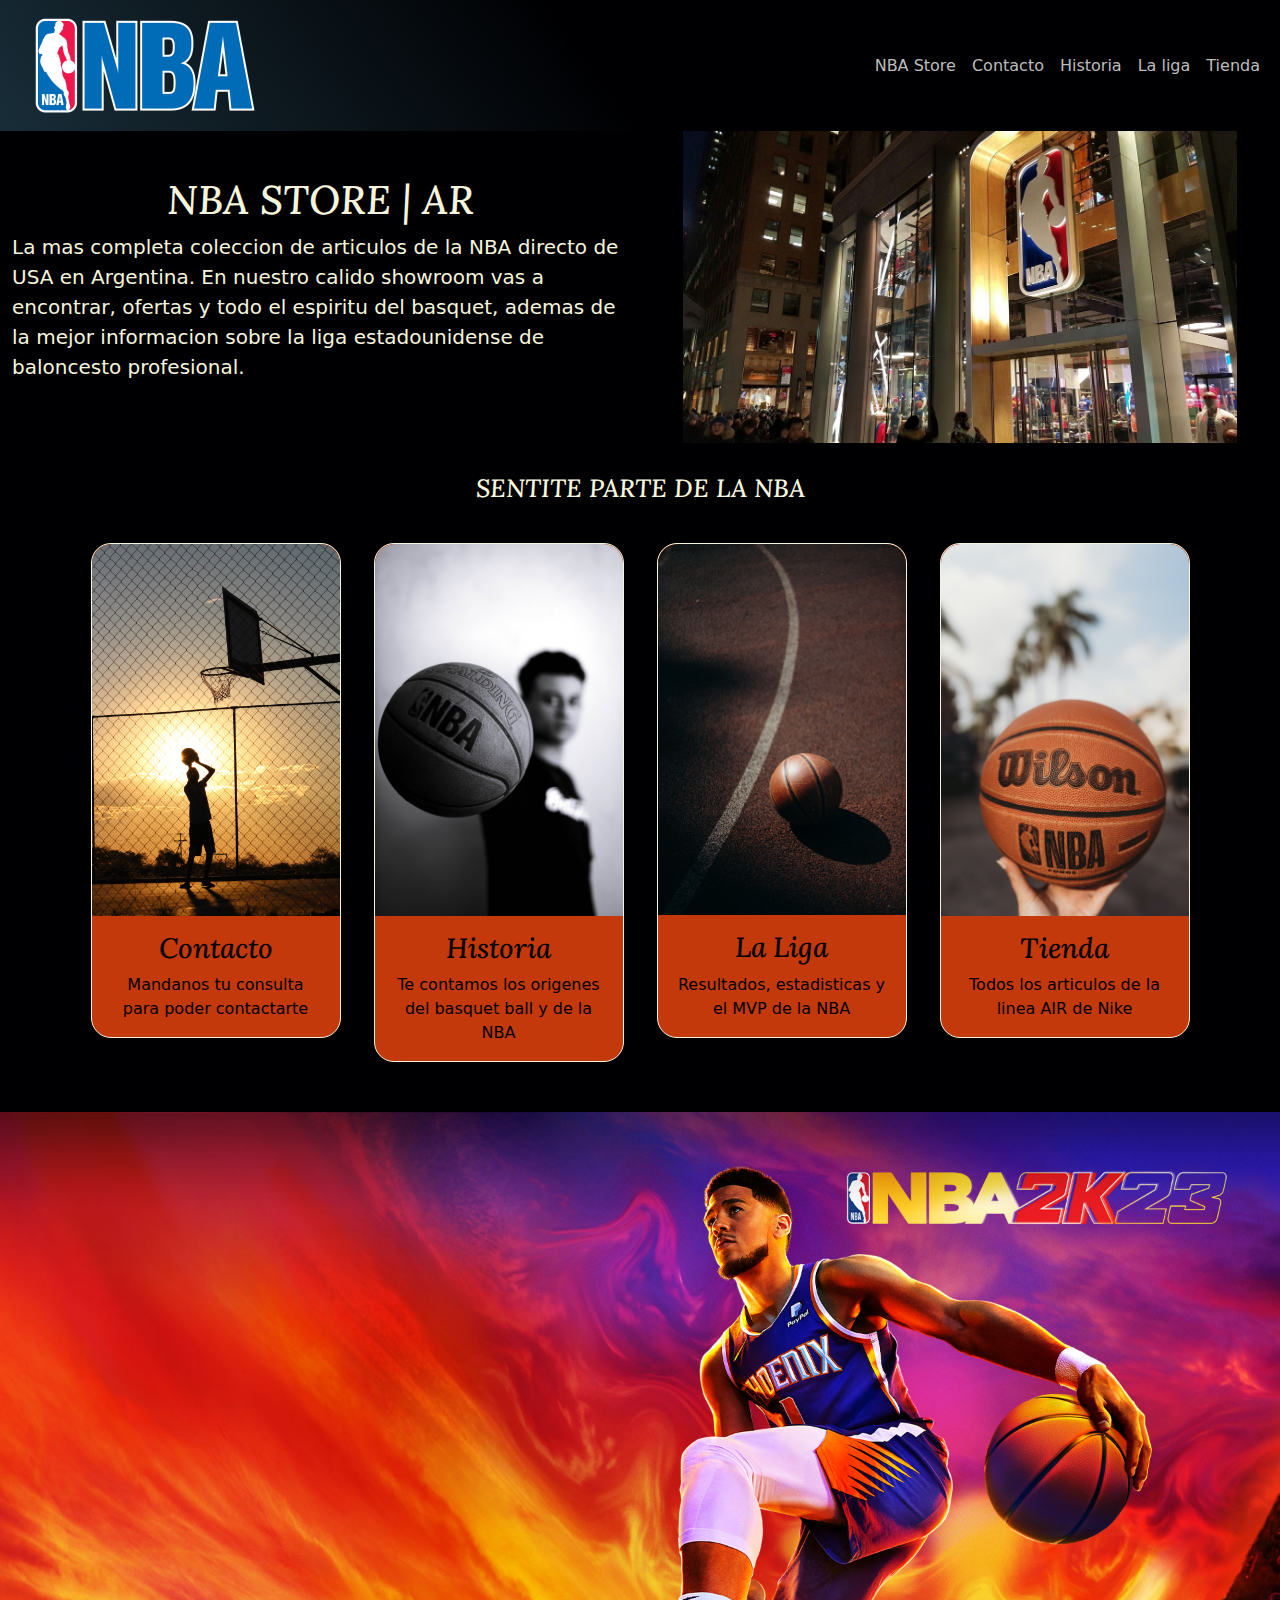
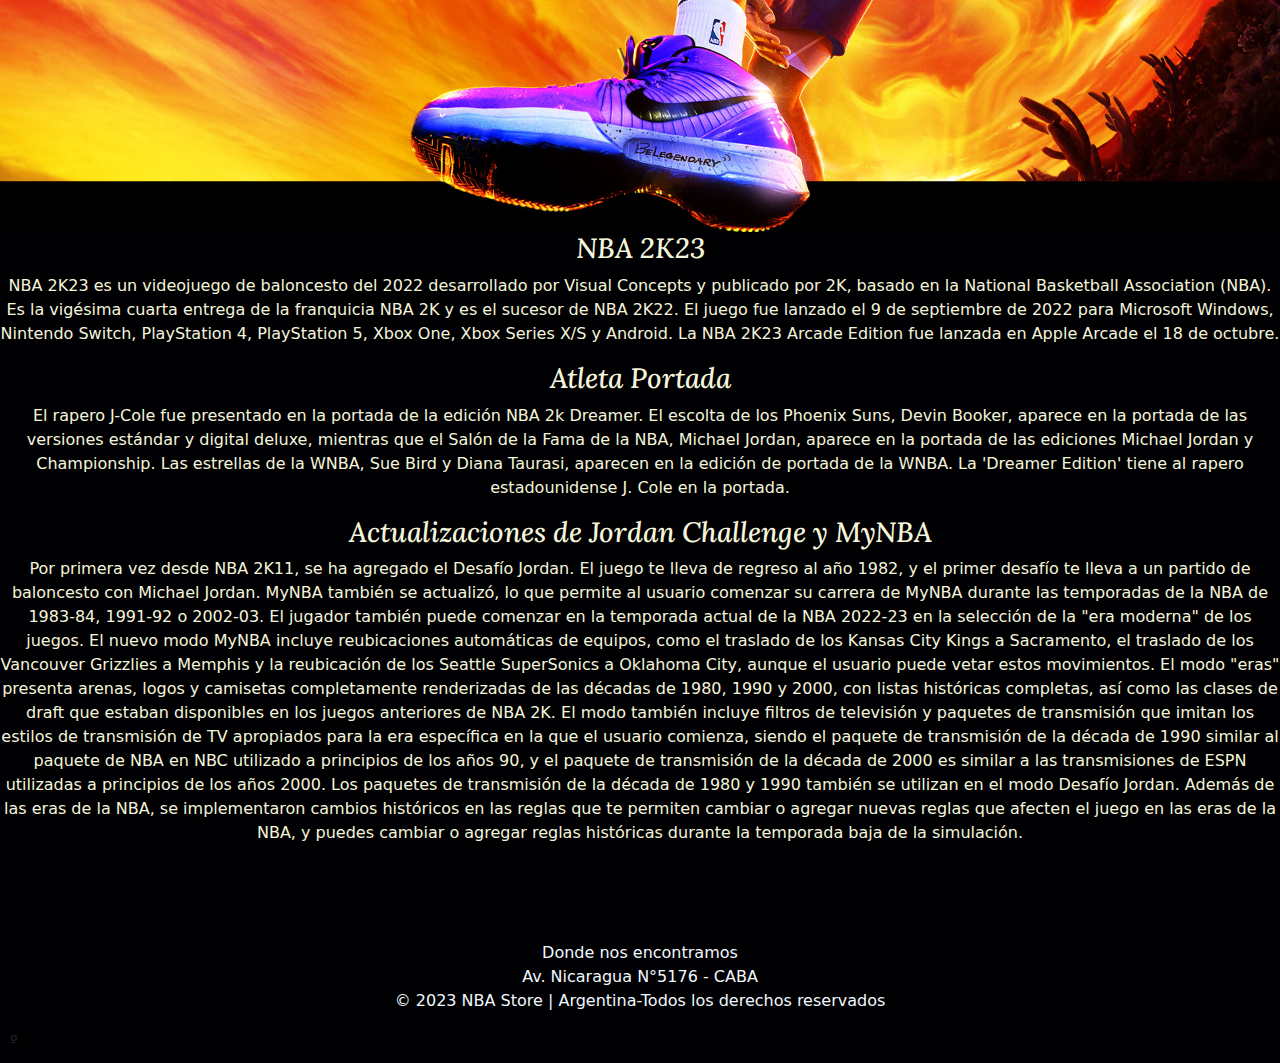
<file: index.html>
<!DOCTYPE html>
<html lang="en">
<head>
    <meta charset="UTF-8">
    <meta http-equiv="X-UA-Compatible" content="IE=edge">
    <meta name="viewport" content="width=device-width, initial-scale=1.0">
    <title>NBA STORE | AR</title>
    <link rel="stylesheet" href="css/bootstrap.min.css">
    <link rel="shortcut icon" href="asset/imagen/logo.png" type="image/x-icon">
    <link rel="stylesheet" href="css/style.css">
</head>
<body>
    <header>
      <div class="header__bg">
        <nav class="navbar navbar-expand-lg bg-transparent">
        <div class="container-fluid">
          <a class="navbar-brand" href="index.html">
            <img class="mx-2" src="asset/imagen/logo.png" alt="logo">
          </a>
          <button class="navbar-toggler" type="button" data-bs-toggle="collapse" data-bs-target="#navbarTogglerDemo02"
            aria-controls="navbarTogglerDemo02" aria-expanded="false" aria-label="Toggle navigation">
            <svg xmlns="http://www.w3.org/2000/svg" width="26" height="26" fill="#bcbcbc" class="bi bi-list"
              viewBox="0 0 16 16">
              <path fill-rule="evenodd"
                d="M2.5 12a.5.5 0 0 1 .5-.5h10a.5.5 0 0 1 0 1H3a.5.5 0 0 1-.5-.5zm0-4a.5.5 0 0 1 .5-.5h10a.5.5 0 0 1 0 1H3a.5.5 0 0 1-.5-.5zm0-4a.5.5 0 0 1 .5-.5h10a.5.5 0 0 1 0 1H3a.5.5 0 0 1-.5-.5z" />
            </svg>
          </button>
          <div class="collapse navbar-collapse" id="navbarTogglerDemo02">
            <ul class="navbar-nav me-auto mb-2 mb-lg-0">
              <li class="nav-item">
                <a class="nav-link" href="index.html">NBA Store</a>
              </li>
              <li class="nav-item">
                <a class="nav-link" href="pages/contacto.html">Contacto</a>
              </li>
              <li class="nav-item">
                <a class="nav-link" href="pages/historia.html">Historia</a>
              </li>
              <li class="nav-item">
                <a class="nav-link" href="pages/liga.html">La liga</a>
              </li>
              <li class="nav-item">
                <a class="nav-link" href="pages/tienda.html">Tienda</a>
              </li>
            </ul>
          </div>
        </div>
        </nav>
      </div>
    </header>
    <main>  
      <div class="header__content container-fluid ">
        <div class="row">
          <div class="col-12 col-sm-6 d-flex flex-column justify-content-center intro">
            <div class="hero-box">
              <div class="hero-text">
                <h1>NBA STORE | AR</h1>
                <p> La mas completa coleccion de articulos de la NBA directo de USA en Argentina. En nuestro calido showroom vas a encontrar, ofertas y todo el espiritu del basquet, ademas de la mejor informacion sobre la liga estadounidense de baloncesto profesional.</p>
              </div>
            </div> 
          </div>
          <div class="col-12 col-sm-6 d-flex flex-column justify-content-center">
            <img class="img-fluid header__img" src="asset/imagen/login.jpg" alt="imagen de zapatillas nike">
          </div>
        </div>   
      </div>   
        <!-----------------cartas-------------------->
      <div class="container">
        <div class="service"><h2>SENTITE PARTE DE LA NBA</h2></div>
        <div class="row g-3">
          <div class="col-12 col-md-5 col-lg-3">
            <div class="card">
              <a href="pages/tienda.html"><img src="asset/imagen/atardecer.jpg" alt="imagen de atardecer" class="card-img-top"></a>
            <div class="card-body">
              <h3 class="card-title">Contacto</h3>
              <p class="card-text">Mandanos tu consulta para poder contactarte</p>
            </div>
          </div>
        </div>

        <div class="col-12 col-md-5 col-lg-3">
          <div class="card">
            <a href="pages/tienda.html"><img src="asset/imagen/login-2.jpg" alt="imagen de atardecer" class="card-img-top"></a>
            <div class="card-body">
              <h3 class="card-title">Historia</h3>
              <p class="card-text">Te contamos los origenes del basquet ball y de la NBA</p>
            </div>
          </div>
        </div>

        <div class="col-12 col-md-5 col-lg-3">
          <div class="card">
            <a href="pages/tienda.html"><img src="asset/imagen/pelota.jpg" alt="imagen de atardecer" class="card-img-top"></a>
            <div class="card-body">
              <h3 class="card-title">La Liga</h3>
              <p class="card-text">Resultados, estadisticas y el MVP de la NBA</p>
            </div>
          </div>
        </div>

        <div class="col-12 col-md-5 col-lg-3">
          <div class="card">
            <a href="pages/tienda.html"><img src="asset/imagen/wilson.jpg" alt="imagen de atardecer" class="card-img-top"></a>
            <div class="card-body">
              <h3 class="card-title">Tienda</h3>
              <p class="card-text">Todos los articulos de la linea AIR de Nike</p>
            </div>
          </div>
        </div>
       </div> 
      </div>
      <section>
        <article class="game">
          <img src="asset/imagen/2k.jpg" alt="portada nba 2k23" width="100%">
          <div class="descripcion">
            <h3>NBA 2K23</h3>
            <p>NBA 2K23 es un videojuego de baloncesto del 2022 desarrollado por Visual Concepts y publicado por 2K, basado en la National Basketball Association (NBA). Es la vigésima cuarta entrega de la franquicia NBA 2K y es el sucesor de NBA 2K22. El juego fue lanzado el 9 de septiembre de 2022 para Microsoft Windows, Nintendo Switch, PlayStation 4, PlayStation 5, Xbox One, Xbox Series X/S y Android. La NBA 2K23 Arcade Edition fue lanzada en Apple Arcade el 18 de octubre.</p>
            <H3>Atleta Portada</H3>
            <p>El rapero J-Cole fue presentado en la portada de la edición NBA 2k Dreamer. El escolta de los Phoenix Suns, Devin Booker, aparece en la portada de las versiones estándar y digital deluxe, mientras que el Salón de la Fama de la NBA, Michael Jordan, aparece en la portada de las ediciones Michael Jordan y Championship. Las estrellas de la WNBA, Sue Bird y Diana Taurasi, aparecen en la edición de portada de la WNBA. La 'Dreamer Edition' tiene al rapero estadounidense J. Cole en la portada.</p>
            <h3>Actualizaciones de Jordan Challenge y MyNBA</h3>
            <p>Por primera vez desde NBA 2K11, se ha agregado el Desafío Jordan. El juego te lleva de regreso al año 1982, y el primer desafío te lleva a un partido de baloncesto con Michael Jordan.
              MyNBA también se actualizó, lo que permite al usuario comenzar su carrera de MyNBA durante las temporadas de la NBA de 1983-84, 1991-92 o 2002-03. El jugador también puede comenzar en la temporada actual de la NBA 2022-23 en la selección de la "era moderna" de los juegos. El nuevo modo MyNBA incluye reubicaciones automáticas de equipos, como el traslado de los Kansas City Kings a Sacramento, el traslado de los Vancouver Grizzlies a Memphis y la reubicación de los Seattle SuperSonics a Oklahoma City, aunque el usuario puede vetar estos movimientos. El modo "eras" presenta arenas, logos y camisetas completamente renderizadas de las décadas de 1980, 1990 y 2000, con listas históricas completas, así como las clases de draft que estaban disponibles en los juegos anteriores de NBA 2K. El modo también incluye filtros de televisión y paquetes de transmisión que imitan los estilos de transmisión de TV apropiados para la era específica en la que el usuario comienza, siendo el paquete de transmisión de la década de 1990 similar al paquete de NBA en NBC utilizado a principios de los años 90, y el paquete de transmisión de la década de 2000 es similar a las transmisiones de ESPN utilizadas a principios de los años 2000. Los paquetes de transmisión de la década de 1980 y 1990 también se utilizan en el modo Desafío Jordan. Además de las eras de la NBA, se implementaron cambios históricos en las reglas que te permiten cambiar o agregar nuevas reglas que afecten el juego en las eras de la NBA, y puedes cambiar o agregar reglas históricas durante la temporada baja de la simulación.</p>
          </div>
        </article>
      </section>
    </main>
    <footer>
        <p>Donde nos encontramos<br>Av. Nicaragua N°5176 - CABA<br>&copy; 2023 NBA Store | Argentina-Todos los derechos reservados</p>º
    </footer>
    <script src="js/bootstrap.bundle.min.js"></script>
</body>
</html>
</file>
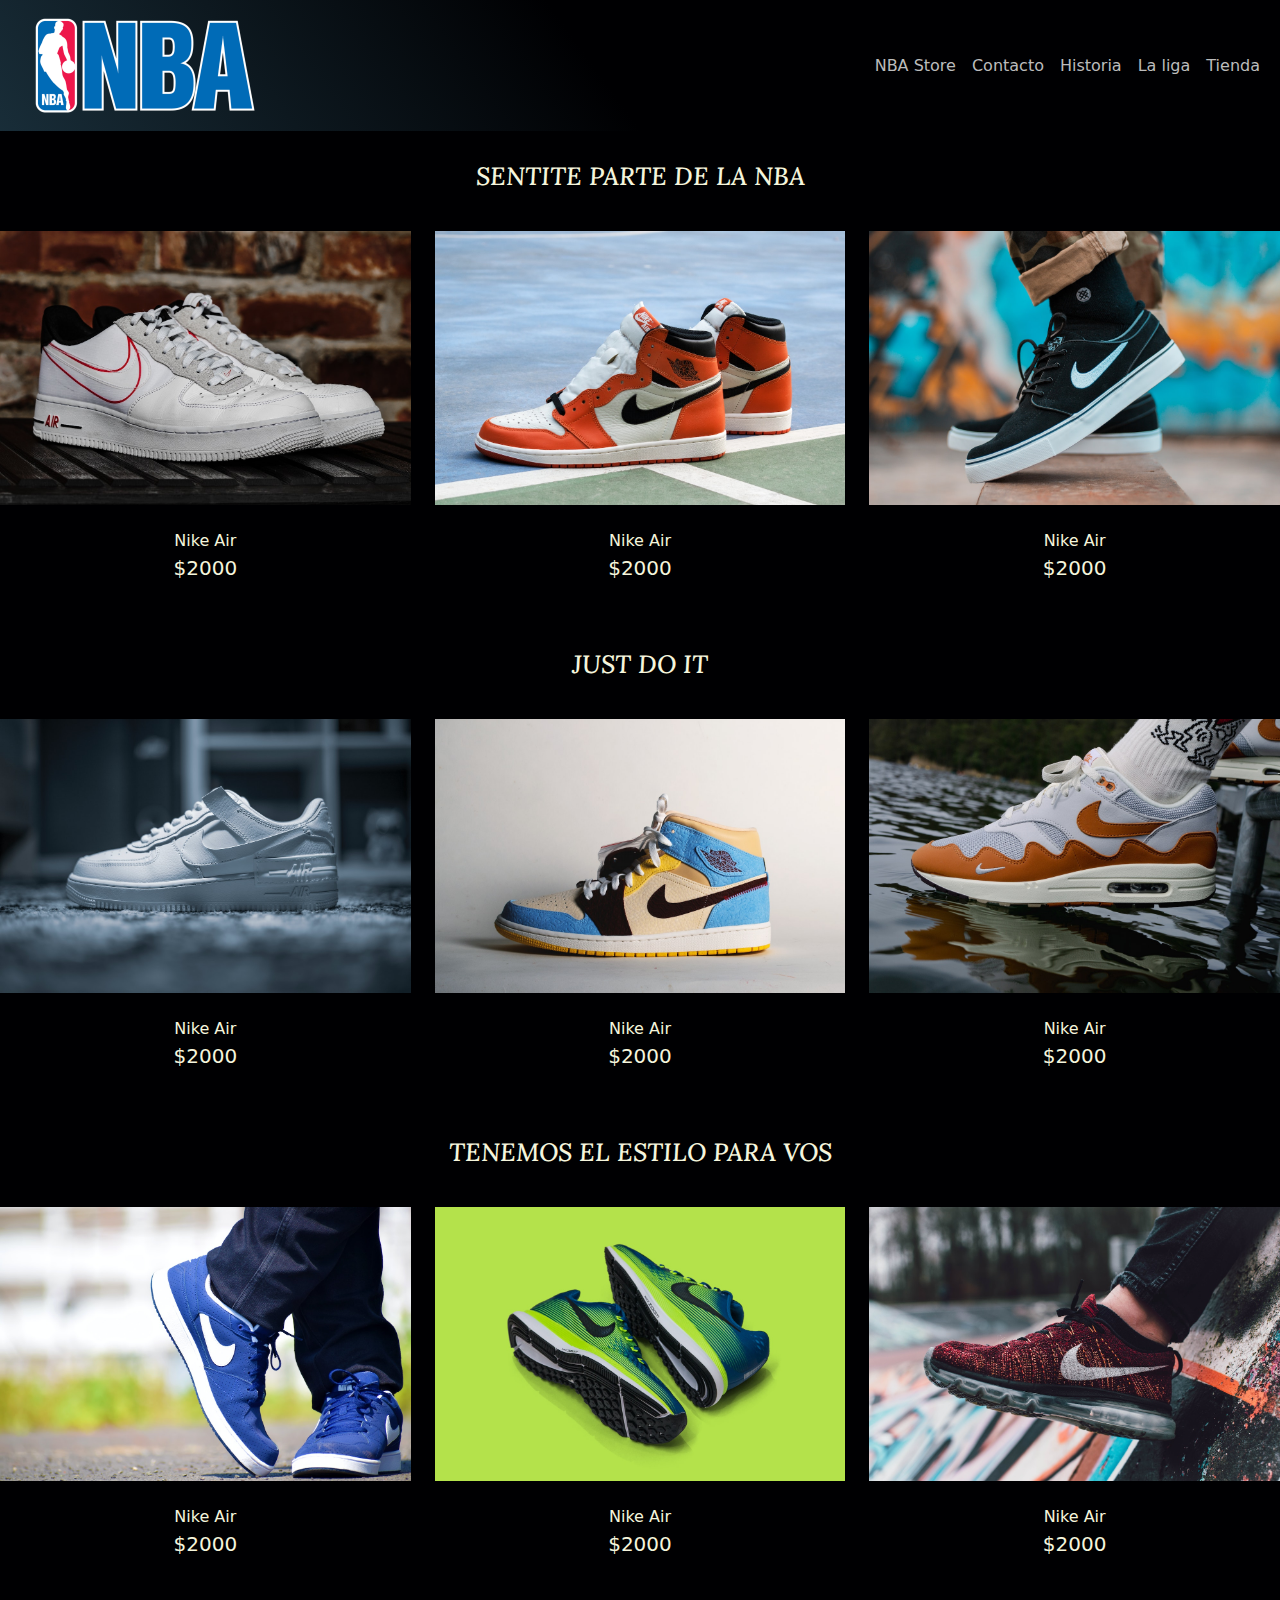
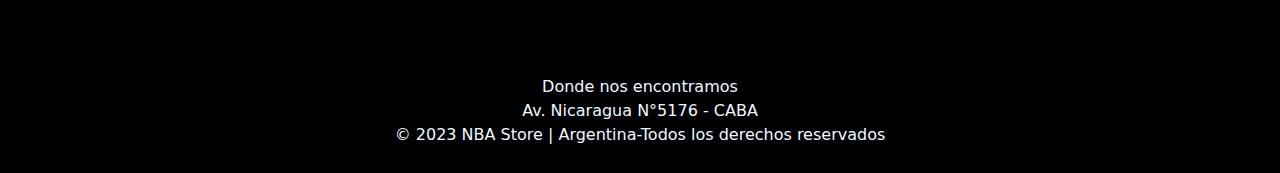
<file: pages/tienda.html>
<!DOCTYPE html>
<html lang="en">
<head>
    <meta charset="UTF-8">
    <meta http-equiv="X-UA-Compatible" content="IE=edge">
    <meta name="viewport" content="width=device-width, initial-scale=1.0">
    <title>NBA STORE | AR</title>
    <link rel="stylesheet" href="/css/bootstrap.min.css">
    <link rel="shortcut icon" href="/asset/imagen/logo.png" type="image/x-icon">
    <link rel="stylesheet" href="/css/style.css">
</head>
<body>
    <header>
      <div class="header__bg">
        <nav class="navbar navbar-expand-lg bg-transparent">
        <div class="container-fluid">
          <a class="navbar-brand" href="/index.html">
            <img class="mx-2" src="/asset/imagen/logo.png" alt="logo">
          </a>
          <button class="navbar-toggler" type="button" data-bs-toggle="collapse" data-bs-target="#navbarTogglerDemo02"
            aria-controls="navbarTogglerDemo02" aria-expanded="false" aria-label="Toggle navigation">
            <svg xmlns="http://www.w3.org/2000/svg" width="26" height="26" fill="#bcbcbc" class="bi bi-list"
              viewBox="0 0 16 16">
              <path fill-rule="evenodd"
                d="M2.5 12a.5.5 0 0 1 .5-.5h10a.5.5 0 0 1 0 1H3a.5.5 0 0 1-.5-.5zm0-4a.5.5 0 0 1 .5-.5h10a.5.5 0 0 1 0 1H3a.5.5 0 0 1-.5-.5zm0-4a.5.5 0 0 1 .5-.5h10a.5.5 0 0 1 0 1H3a.5.5 0 0 1-.5-.5z" />
            </svg>
          </button>
          <div class="collapse navbar-collapse" id="navbarTogglerDemo02">
            <ul class="navbar-nav me-auto mb-2 mb-lg-0">
              <li class="nav-item">
                <a class="nav-link" href="/index.html">NBA Store</a>
              </li>
              <li class="nav-item">
                <a class="nav-link" href="/pages/contacto.html">Contacto</a>
              </li>
              <li class="nav-item">
                <a class="nav-link" href="/pages/historia.html">Historia</a>
              </li>
              <li class="nav-item">
                <a class="nav-link" href="/pages/liga.html">La liga</a>
              </li>
              <li class="nav-item">
                <a class="nav-link" href="/pages/tienda.html">Tienda</a>
              </li>
            </ul>
          </div>
        </div>
        </nav>
      </div>
    </header>
    <main>
        <section class="zapatillas">
            <div class="container-tienda">
                <div class="service"><h2>SENTITE PARTE DE LA NBA</h2></div>
                <div class="row">
                    <div class="col-12 col-sm-6 col-lg-4 intro">
                        <img class="img-fluid" src="/asset/productos/nike-1.jpg" alt="item-1">
                        <div class="mt-4 descripcion">
                            <span> Nike Air</span>
                            <p>$2000</p>
                        </div>
                    </div>

                    <div class="col-12 col-sm-6 col-lg-4 intro">
                        <img class="img-fluid" src="/asset/productos/nike-2.jpg" alt="item-1">
                        <div class="mt-4 descripcion">
                            <span> Nike Air</span>
                            <p>$2000</p>
                        </div>
                    </div>

                    <div class="col-12 col-lg-4 intro">
                        <img class="img-fluid" src="/asset/productos/nike-3.jpg" alt="item-1">
                        <div class="mt-4 descripcion">
                            <span> Nike Air</span>
                            <p>$2000</p>
                        </div>
                    </div>
                </div>
            </div>
        </section>    
        <section class="zapatillas">
             <div class="container-tienda">
                <div class="service"><h2>JUST DO IT</h2></div>
                <div class="row">
                    <div class="col-12 col-sm-6 col-lg-4 intro">
                        <img class="img-fluid" src="/asset/productos/nike-5.jpg" alt="item-1">
                        <div class="mt-4 descripcion">
                            <span>Nike Air</span>
                            <p>$2000</p>
                        </div>
                     </div>
    
                    <div class="col-12 col-sm-6 col-lg-4 intro">
                            <img class="img-fluid" src="/asset/productos/nike-6.jpg" alt="item-1">
                            <div class="mt-4 descripcion">
                                <span> Nike Air</span>
                                <p>$2000</p>
                            </div>
                        </div>

                        <div class="col-12 col-lg-4 intro">
                            <img class="img-fluid" src="/asset/productos/nike-7.jpg" alt="item-1">
                            <div class="mt-4 descripcion">
                                <span> Nike Air</span>
                                <p>$2000</p>
                            </div>
                        </div>
                    </div>
                </div>    
        </section>
        <section class="zapatillas">
            <div class="container-tienda">
                <div class="service"><h2>TENEMOS EL ESTILO PARA VOS</h2></div>
                <div class="row">
                    <div class="col-12 col-sm-6 col-lg-4 intro">
                        <img class="img-fluid" src="/asset/productos/nike-9.jpg" alt="item-1">
                        <div class="mt-4 descripcion">
                            <span>Nike Air</span>
                            <p>$2000</p>
                        </div>
                    </div>

                    <div class="col-12 col-sm-6 col-lg-4 intro">
                        <img class="img-fluid" src="/asset/productos/nike-10.jpg" alt="item-1">
                        <div class="mt-4 descripcion">
                            <span> Nike Air</span>
                            <p>$2000</p>
                        </div>
                    </div>

                    <div class="col-12 col-lg-4 intro">
                        <img class="img-fluid" src="/asset/productos/nike-11.jpg" alt="item-1">
                        <div class="mt-4 descripcion">
                            <span> Nike Air</span>
                            <p>$2000</p>
                        </div>
                    </div>
                </div>
            </div>    
        </section>




    </main>






    <footer>
        <p>Donde nos encontramos<br>Av. Nicaragua N°5176 - CABA<br>&copy; 2023 NBA Store | Argentina-Todos los derechos reservados</p>
    </footer>
    <script src="/js/bootstrap.bundle.min.js"></script>


        </body>

</html>
</file>
<file: css/style.css>
*{
    padding: 0;
    margin: 0;
    box-sizing: border-box;
  
}

@font-face {
    font-family: Lobster-Regular;
    src: url(../asset/font/Lobster-Regular.ttf);
}
@font-face {
    font-family: Lora-MediumItalic;
    src: url(../asset/font/Lora-MediumItalic.ttf);
}

h1, h2, h3 {
    font-family:Lora-MediumItalic;
    
}

body{
    width: 100%;
    background-color: #000002;

}


.header__bg {
	background: linear-gradient(
			233.95deg,
			#000002 -73.12%,
			#000002 53.36%,
			#1a303c 103.17%
		),
		#ffffff;
	background-blend-mode: multiply, multiply, normal;
}

.navbar .collapse.navbar-collapse {
    flex-grow: inherit;
    
}

.navbar a{
    color: #bcbcbc;
}

.navbar .navbar-toggler{
    border-color: #bcbcbc ;
}

.navbar .navbar-toggler {
	border-color: #bcbcbc;
}
.mx-2{
    width: 250px;
    margin-left: 55px;
}

.intro h1 {
    font-size: 40px;
    text-align: center;
    padding-top: 20px;
    color: beige;
}

.intro p {
    font-size: 20px;
    padding-bottom: 20px;
    color: beige;

}

@media (max-width: 991px){
    .intro h1{
        font-size: 25px;
    }
    .intro p{
        font-size: 16px;

    }
}
.header__img{
    width: 90%;
    margin: 0 auto;
}


 .service {
    background-color: #000002;
    
 }

.service h2{
    text-align: center;
    color: beige;
    font-size: 25px;
    margin-bottom: 40px;
    margin-top: 30px;
}

.card {
    width: 250px;
    background-color:#c3390c;
    border-radius: 20px;
    margin: 0 auto;
    border-color: beige;
    
}
.card img {
    width: 100%;
    height: 100%;
    border-radius: 20px 20px 0 0;   
}

.card h3{
    text-align: center;
    color: #000002;
}
.card p{
    text-align: center;
    color: #000002;
}

.game{
    margin-top: 50px;
    display: block;
    
}
@media (min-width:1426px){
    .game{
        display: flex
    }
}

.game img{
    width: 50%;
    margin:0 auto;
 }
 @media (max-width:1425px){
    .game img{
        width: 100%;
        margin: 0 auto;
    }
 }

 
<!---Tienda--->

.zapatillas{
    background-color: #000000;
    padding: 40px 0px;
}

.descripcion{
    text-align: center;
    color: beige;
}

footer{
    
    padding: 10px;
    background-color: #000002;
}

footer p {
    text-align: center;
    color: aliceblue;
    margin-top: 70px;   
}
</file>
